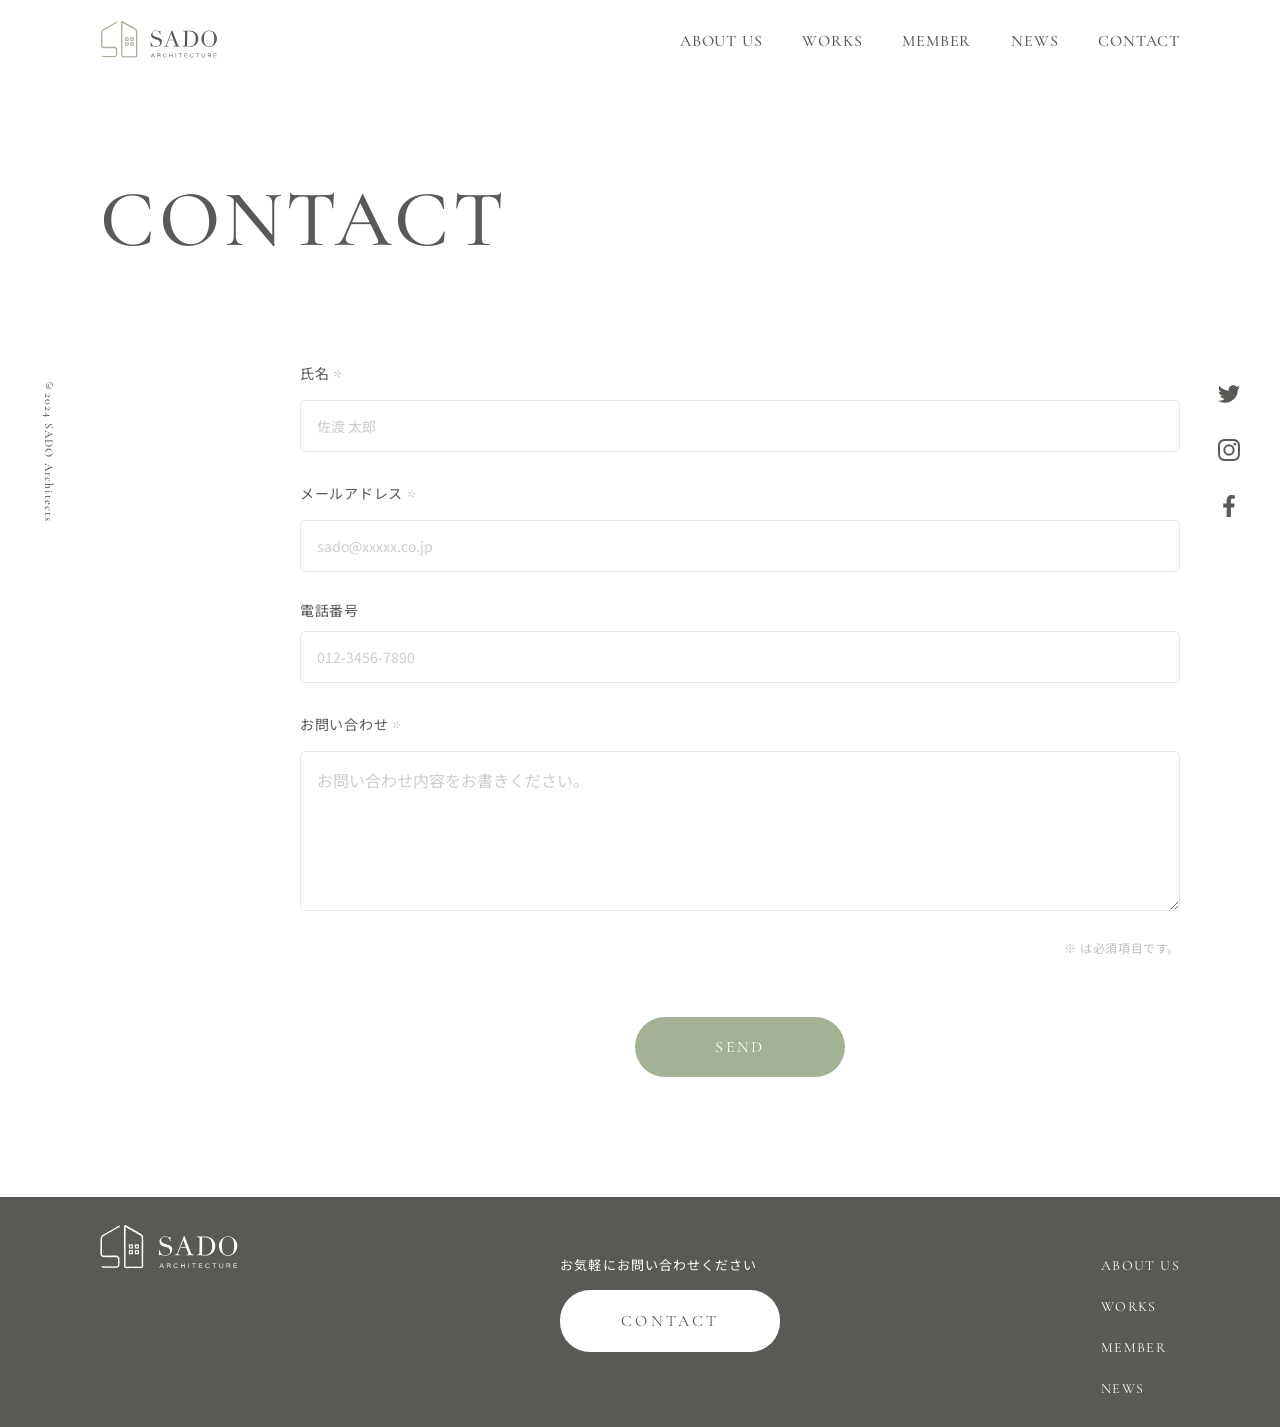
<file: contact.html>
<!doctype html>
<html lang="ja">
  <head>
    <meta charset="UTF-8" />
    <meta name="viewport" content="width=device-width, initial-scale=1.0" />
    <meta name="description" content="" />
    <title>CONTACT | SADO Architects</title>

    <link rel="icon" href="./img/common/favicon.ico" />
    <link rel="apple-touch-icon" href="img/apple-touch-icon.png" />
    <!-- Google Fonts -->
    <link rel="preconnect" href="https://fonts.googleapis.com" />
    <link rel="preconnect" href="https://fonts.gstatic.com" crossorigin />
    <link
      href="https://fonts.googleapis.com/css2?family=Cormorant+Garamond:ital,wght@0,300..700;1,300..700&family=Noto+Sans+JP:wght@100..900&display=swap"
      rel="stylesheet"
    />
    <!-- CSS -->
    <link rel="stylesheet" type="text/css" href="./css/style.css" />
    <!-- JS -->
    <script
      src="https://code.jquery.com/jquery-3.6.4.min.js"
      integrity="sha256-oP6HI9z1XaZNBrJURtCoUT5SUnxFr8s3BzRl+cbzUq8="
      crossorigin="anonymous"
      defer
    ></script>
    <script src="js/main.js" defer></script>
  </head>
  <body>
    <!-- Left side: copyright -->
    <aside class="l-side-left">
      <p class="l-side-left__copyright">©2024 SADO Architects</p>
    </aside>

    <!-- Right side: SNS icons -->
    <aside class="l-side-right">
      <ul class="l-side-right__list">
        <li class="l-side-right__item">
          <a
            href="#"
            class="l-side-right__link"
            target="_blank"
            rel="noopener noreferrer"
            aria-label="Twitter"
          >
            <img
              src="./img/common/Icon_twitter.svg"
              alt="Twitter"
              width="16"
              height="16"
            />
          </a>
        </li>
        <li class="l-side-right__item">
          <a
            href="#"
            class="l-side-right__link"
            target="_blank"
            rel="noopener noreferrer"
            aria-label="Instagram"
          >
            <img
              src="./img/common/Icon_instagram.svg"
              alt="Instagram"
              width="16"
              height="16"
            />
          </a>
        </li>
        <li class="l-side-right__item">
          <a
            href="#"
            class="l-side-right__link"
            target="_blank"
            rel="noopener noreferrer"
            aria-label="Facebook"
          >
            <img
              src="./img/common/Icon_facebook.svg"
              alt="Facebook"
              width="16"
              height="16"
            />
          </a>
        </li>
      </ul>
    </aside>

    <header class="l-header">
      <div class="l-header__inner">
        <div class="l-header__title">
          <a href="/">
            <img
              src="./img/common/logo_b_pc.svg"
              alt="SADO Architects"
              width="120"
              height="38"
              loading="lazy"
            />
          </a>
        </div>
        <nav class="l-header__nav js-nav" aria-label="グローバルナビゲーション">
          <ul class="l-header__nav__list">
            <li class="l-header__nav__item">
              <a href="about.html" class="l-header__nav__link js-nav-link"
                >ABOUT US</a
              >
            </li>
            <li class="l-header__nav__item">
              <a href="works.html" class="l-header__nav__link js-nav-link"
                >WORKS</a
              >
            </li>
            <li class="l-header__nav__item">
              <a href="member.html" class="l-header__nav__link js-nav-link"
                >MEMBER</a
              >
            </li>
            <li class="l-header__nav__item">
              <a href="news.html" class="l-header__nav__link js-nav-link"
                >NEWS</a
              >
            </li>
            <li class="l-header__nav__item">
              <a href="contact.html" class="l-header__nav__link js-nav-link"
                >CONTACT</a
              >
            </li>
          </ul>
          <div class="l-header__nav__footer">
            <ul class="l-header__nav__sns">
              <li class="l-header__nav__sns-item">
                <a
                  href="#"
                  class="l-header__nav__sns-link"
                  target="_blank"
                  rel="noopener noreferrer"
                  aria-label="Twitter"
                >
                  <img
                    src="./img/common/Icon_twitter.svg"
                    alt="Twitter"
                    width="28"
                    height="28"
                  />
                </a>
              </li>
              <li class="l-header__nav__sns-item">
                <a
                  href="#"
                  class="l-header__nav__sns-link"
                  target="_blank"
                  rel="noopener noreferrer"
                  aria-label="Instagram"
                >
                  <img
                    src="./img/common/Icon_instagram.svg"
                    alt="Instagram"
                    width="28"
                    height="28"
                  />
                </a>
              </li>
              <li class="l-header__nav__sns-item">
                <a
                  href="#"
                  class="l-header__nav__sns-link"
                  target="_blank"
                  rel="noopener noreferrer"
                  aria-label="Facebook"
                >
                  <img
                    src="./img/common/Icon_facebook.svg"
                    alt="Facebook"
                    width="28"
                    height="28"
                  />
                </a>
              </li>
            </ul>
            <p class="l-header__nav__copyright">©2024 SADO Architects</p>
          </div>
        </nav>
        <button
          class="l-header__hamburger js-hamburger"
          aria-label="メニューを開く"
          aria-expanded="false"
          aria-controls="global-nav"
        >
          <span></span>
          <span></span>
          <span></span>
        </button>
      </div>
    </header>

    <main class="l-main">
      <section class="p-contact-page">
        <div class="p-contact-page__inner l-container">
          <h1 class="p-contact-page__heading">CONTACT</h1>

          <form class="p-contact-page__form" action="#" method="post" novalidate>

            <div class="p-contact-page__field">
              <label class="p-contact-page__label" for="name">
                氏名<span class="p-contact-page__required" aria-hidden="true">*</span>
              </label>
              <input
                class="p-contact-page__input"
                type="text"
                id="name"
                name="name"
                placeholder="佐渡 太郎"
                required
              />
            </div>

            <div class="p-contact-page__field">
              <label class="p-contact-page__label" for="email">
                メールアドレス<span class="p-contact-page__required" aria-hidden="true">*</span>
              </label>
              <input
                class="p-contact-page__input"
                type="email"
                id="email"
                name="email"
                placeholder="sado@xxxxx.co.jp"
                required
              />
            </div>

            <div class="p-contact-page__field">
              <label class="p-contact-page__label" for="tel">電話番号</label>
              <input
                class="p-contact-page__input"
                type="tel"
                id="tel"
                name="tel"
                placeholder="012-3456-7890"
              />
            </div>

            <div class="p-contact-page__field">
              <label class="p-contact-page__label" for="message">
                お問い合わせ<span class="p-contact-page__required" aria-hidden="true">*</span>
              </label>
              <textarea
                class="p-contact-page__textarea"
                id="message"
                name="message"
                placeholder="お問い合わせ内容をお書きください。"
                required
              ></textarea>
            </div>

            <p class="p-contact-page__note">※ は必須項目です。</p>

            <div class="p-contact-page__submit">
              <button type="submit" class="p-contact-page__btn">SEND</button>
            </div>

          </form>
        </div>
      </section>
    </main>

    <!-- Page top button -->
    <button
      class="c-page-top js-page-top"
      aria-label="ページの先頭へ戻る"
    ></button>

    <!-- Footer -->
    <footer class="l-footer">
      <div class="l-footer__inner">
        <!-- Left: ロゴ -->
        <a href="/" class="l-footer__logo">
          <img
            src="./img/common/logo_w.svg"
            alt="SADO ARCHITECTURE"
            width="140"
            height="50"
            loading="lazy"
          />
        </a>

        <!-- Center: キャッチ + CONTACTボタン -->
        <div class="l-footer__contact">
          <p class="l-footer__catch">お気軽にお問い合わせください</p>
          <a href="contact.html" class="c-btn c-btn--white">CONTACT</a>
        </div>

        <!-- Right: ナビ -->
        <nav class="l-footer__nav" aria-label="フッターナビゲーション">
          <ul class="l-footer__nav-list">
            <li class="l-footer__nav-item">
              <a href="about.html" class="l-footer__nav-link">ABOUT US</a>
            </li>
            <li class="l-footer__nav-item">
              <a href="works.html" class="l-footer__nav-link">WORKS</a>
            </li>
            <li class="l-footer__nav-item">
              <a href="member.html" class="l-footer__nav-link">MEMBER</a>
            </li>
            <li class="l-footer__nav-item">
              <a href="news.html" class="l-footer__nav-link">NEWS</a>
            </li>
          </ul>
        </nav>
      </div>
    </footer>
  </body>
</html>
</file>
<file: css/style.css>
@charset "UTF-8";
/* --- style.scss --- */
/* --- foundation/_index.scss --- */
/* 使用例
  font-size: rem(14); // 14px 相当
*/
/* Box sizing rules */
*,
*::before,
*::after {
  box-sizing: border-box;
}

/* Remove default padding */
ul,
ol {
  padding: 0;
}

/* Remove default margin */
body,
h1,
h2,
h3,
h4,
p,
ul,
ol,
figure,
blockquote,
dl,
dd {
  margin: 0;
}

/* Reset heading styles */
h1,
h2,
h3,
h4,
h5,
h6 {
  font-size: inherit;
  font-weight: inherit;
}

/* Set core body defaults */
body {
  line-height: 1.5;
  min-height: 100vh;
  scroll-behavior: smooth;
  text-rendering: optimizeSpeed;
}

/* Remove list styles on ul, ol elements with a class attribute */
ul,
ol {
  list-style: none;
  list-style-type: none;
}

/* A elements that don't have a class get default styles */
a {
  text-decoration: none;
}

a:not([class]) {
  text-decoration-skip-ink: auto;
}

/* Make images easier to work with */
img {
  max-width: 100%;
}

/* Natural flow and rhythm in articles by default */
article > * + * {
  margin-top: 1em;
}

/* Inherit fonts for inputs and buttons */
input,
button,
textarea,
select {
  font: inherit;
}

button {
  border: none;
  background-color: transparent;
  outline: none;
  cursor: pointer;
  padding: 0;
  appearance: none;
}

table {
  border-collapse: collapse;
  border-spacing: 0;
}

html {
  font-size: 100%;
}

body {
  font-family: "Noto Sans JP", sans-serif;
  color: #585A55;
  background-color: #ffffff;
  font-weight: 400;
}

img {
  max-width: 100%;
  vertical-align: bottom;
}

a {
  text-decoration: none;
}

iframe {
  vertical-align: bottom;
}

/* --- style.scss --- */
.l-header {
  width: 100%;
  height: 5rem;
  background-color: #ffffff;
  position: fixed;
  top: 0;
  left: 0;
  z-index: 100;
}

.l-header__inner {
  width: 100%;
  height: inherit;
  display: flex;
  justify-content: space-between;
  align-items: center;
  padding-left: 6.25rem;
  padding-right: 6.25rem;
}
@media screen and (max-width: 767px) {
  .l-header__inner {
    padding-left: 1.25rem;
    padding-right: 1.25rem;
  }
}

.l-header__title {
  width: 100%;
  max-width: 7.5rem;
  height: auto;
}
.l-header__title a {
  display: block;
  width: 100%;
  height: 100%;
}

@media screen and (max-width: 767px) {
  .l-header__nav {
    position: fixed;
    top: 0;
    right: 0;
    width: 100%;
    height: 100dvh;
    background-color: #ffffff;
    display: flex;
    flex-direction: column;
    align-items: center;
    justify-content: center;
    z-index: 99;
    transform: translateX(100%);
    transition: transform 0.5s cubic-bezier(0.76, 0, 0.24, 1);
  }
  .l-header__nav.is-open {
    transform: translateX(0);
  }
}

.l-header__nav__list {
  display: flex;
  align-items: center;
}
@media screen and (max-width: 767px) {
  .l-header__nav__list {
    flex-direction: column;
    gap: 3rem;
  }
}

.l-header__nav__item {
  margin-left: 2.5rem;
}
.l-header__nav__item:first-child {
  margin-left: 0;
}
@media screen and (max-width: 767px) {
  .l-header__nav__item {
    margin-left: 0;
    text-align: center;
  }
}

.l-header__nav__link {
  font-size: 1rem;
  font-weight: 500;
  font-family: "Cormorant Garamond", serif;
  letter-spacing: 0.05em;
  white-space: nowrap;
  color: #585A55;
  position: relative;
}
.l-header__nav__link::after {
  content: "";
  position: absolute;
  bottom: -0.25rem;
  left: 50%;
  transform: translateX(-50%);
  width: 0;
  height: 1px;
  background-color: #585A55;
  transition: width 0.6s ease;
}
@media (hover: hover) and (pointer: fine) {
  .l-header__nav__link:hover::after {
    width: 100%;
  }
}
@media screen and (max-width: 767px) {
  .l-header__nav__link {
    font-size: 1.25rem;
    letter-spacing: 0.12em;
  }
}

.l-header__nav__footer {
  display: none;
}
@media screen and (max-width: 767px) {
  .l-header__nav__footer {
    display: block;
    position: absolute;
    bottom: 2.5rem;
    left: 50%;
    transform: translateX(-50%);
    text-align: center;
  }
}

.l-header__nav__sns {
  display: flex;
  align-items: center;
  justify-content: center;
  gap: 2rem;
  margin-bottom: 1rem;
}

.l-header__nav__sns-link {
  display: flex;
  align-items: center;
  justify-content: center;
  width: 1.75rem;
  height: 1.75rem;
  transition: opacity 0.3s ease;
}
.l-header__nav__sns-link img {
  width: 100%;
  height: 100%;
  object-fit: contain;
}
@media (hover: hover) and (pointer: fine) {
  .l-header__nav__sns-link:hover {
    opacity: 0.5;
  }
}

.l-header__nav__copyright {
  font-family: "Cormorant Garamond", serif;
  font-size: 0.6875rem;
  font-weight: 400;
  letter-spacing: 0.08em;
  color: #585A55;
}

.l-header__hamburger {
  display: none;
}
@media screen and (max-width: 767px) {
  .l-header__hamburger {
    display: flex;
    flex-direction: column;
    justify-content: space-between;
    width: 1.75rem;
    height: 1.125rem;
    position: relative;
    z-index: 200;
  }
  .l-header__hamburger span {
    display: block;
    width: 100%;
    height: 1px;
    background-color: #585A55;
    transition: transform 0.4s ease, opacity 0.4s ease;
    transform-origin: center;
  }
  .l-header__hamburger.is-open span:nth-child(1) {
    transform: translateY(0.53125rem) rotate(45deg);
  }
  .l-header__hamburger.is-open span:nth-child(2) {
    opacity: 0;
    transform: scaleX(0);
  }
  .l-header__hamburger.is-open span:nth-child(3) {
    transform: translateY(-0.53125rem) rotate(-45deg);
  }
}

/* --- style.scss --- */
.l-footer {
  background-color: #585A55;
  padding: 1.75rem 0;
}
@media screen and (max-width: 767px) {
  .l-footer {
    padding: 2.5rem 0;
  }
}

.l-footer__inner {
  display: flex;
  align-items: baseline;
  justify-content: space-between;
  padding-left: 6.25rem;
  padding-right: 6.25rem;
}
@media screen and (max-width: 767px) {
  .l-footer__inner {
    flex-wrap: wrap;
    align-items: flex-start;
    padding-left: 1.25rem;
    padding-right: 1.25rem;
    gap: 1.5rem;
  }
}

.l-footer__logo {
  display: block;
  flex-shrink: 0;
  width: 8.75rem;
}
.l-footer__logo img {
  width: 100%;
  height: auto;
  display: block;
}
@media screen and (max-width: 767px) {
  .l-footer__logo {
    width: 100%;
    max-width: 11.25rem;
  }
}

.l-footer__contact {
  display: flex;
  flex-direction: column;
  align-items: flex-start;
  gap: 0.875rem;
  padding-left: 3.75rem;
  padding-right: 3.75rem;
}
@media screen and (max-width: 767px) {
  .l-footer__contact {
    flex: none;
    padding: 0;
    gap: 0.875rem;
    align-items: flex-start;
  }
}

.l-footer__catch {
  font-family: "Noto Sans JP", sans-serif;
  font-size: 0.8125rem;
  font-weight: 400;
  color: #ffffff;
  letter-spacing: 0.08em;
  line-height: 1.6;
  white-space: nowrap;
}
@media screen and (max-width: 767px) {
  .l-footer__catch {
    display: none;
  }
}

.l-footer__nav {
  flex-shrink: 0;
}

.l-footer__nav-list {
  display: flex;
  flex-direction: column;
  gap: 1rem;
}
@media screen and (max-width: 767px) {
  .l-footer__nav-list {
    gap: 1.375rem;
  }
}

.l-footer__nav-link {
  font-family: "Cormorant Garamond", serif;
  font-size: 0.875rem;
  font-weight: 400;
  color: #ffffff;
  letter-spacing: 0.1em;
  transition: opacity 0.3s ease;
}
@media (hover: hover) and (pointer: fine) {
  .l-footer__nav-link:hover {
    opacity: 0.6;
  }
}
@media screen and (max-width: 767px) {
  .l-footer__nav-link {
    font-size: 1rem;
  }
}

/* --- style.scss --- */
/* --- style.scss --- */
.l-section-inner {
  padding-left: 6.25rem;
  padding-right: 6.25rem;
}
@media screen and (max-width: 767px) {
  .l-section-inner {
    padding-left: 2.1875rem;
    padding-right: 2.1875rem;
  }
}

.l-container {
  max-width: 87.5rem;
  margin-left: auto;
  margin-right: auto;
  padding-left: 6.25rem;
  padding-right: 6.25rem;
}
@media screen and (max-width: 767px) {
  .l-container {
    padding-left: 2.1875rem;
    padding-right: 2.1875rem;
  }
}

/* --- style.scss --- */
.l-side-left {
  position: fixed;
  left: 2.5rem;
  top: 50%;
  transform: translateY(-50%);
  z-index: 10;
  transition: opacity 0.35s ease, visibility 0.35s ease;
}
.l-side-left.is-hidden-at-bottom {
  opacity: 0;
  visibility: hidden;
  pointer-events: none;
}
@media screen and (max-width: 767px) {
  .l-side-left {
    left: 0.5rem;
  }
}

.l-side-left__copyright {
  font-family: "Cormorant Garamond", serif;
  font-size: 0.75rem;
  font-weight: 500;
  letter-spacing: 0.1em;
  color: #585A55;
  writing-mode: vertical-rl;
}

.l-side-right {
  position: fixed;
  right: 2.5rem;
  top: 50%;
  transform: translateY(-50%);
  z-index: 10;
  transition: opacity 0.35s ease, visibility 0.35s ease;
}
.l-side-right.is-hidden-at-bottom {
  opacity: 0;
  visibility: hidden;
  pointer-events: none;
}
@media screen and (max-width: 767px) {
  .l-side-right {
    right: 0.5rem;
  }
}

.l-side-right__list {
  display: flex;
  flex-direction: column;
  align-items: center;
  gap: 2.125rem;
}

.l-side-right__link {
  display: flex;
  align-items: center;
  justify-content: center;
  width: 1.375rem;
  height: 1.375rem;
  transition: opacity 0.3s ease;
}
.l-side-right__link img {
  width: 100%;
  height: 100%;
  object-fit: contain;
}
@media (hover: hover) and (pointer: fine) {
  .l-side-right__link:hover {
    opacity: 0.5;
  }
}

/* --- style.scss --- */
.c-btn {
  display: inline-flex;
  align-items: center;
  justify-content: center;
  min-width: 13.75rem;
  padding: 1.4375rem 1.75rem;
  background-color: #A3B195;
  color: #ffffff;
  font-family: "Cormorant Garamond", serif;
  font-size: 1rem;
  font-weight: 400;
  line-height: 1;
  letter-spacing: 0.2em;
  border-radius: 1.875rem;
  transition: background-color 0.6s ease;
}
@media (hover: hover) and (pointer: fine) {
  .c-btn:hover {
    background-color: #585A55;
  }
}
@media screen and (max-width: 767px) {
  .c-btn {
    min-width: 11.25rem;
    font-size: 0.8125rem;
    padding: 1.25rem 1.25rem;
  }
}

.c-btn--outline {
  background-color: transparent;
  color: #ffffff;
  box-shadow: inset 0 0 0 1px #ffffff;
}
@media (hover: hover) and (pointer: fine) {
  .c-btn--outline:hover {
    background-color: rgba(255, 255, 255, 0.12);
  }
}

.c-btn--white {
  background-color: #ffffff;
  color: #585A55;
}
@media (hover: hover) and (pointer: fine) {
  .c-btn--white:hover {
    background-color: rgba(255, 255, 255, 0.85);
  }
}

/* --- style.scss --- */
.c-section-title {
  font-family: "Cormorant Garamond", serif;
  font-size: 3.125rem;
  font-weight: 500;
  color: #585A55;
  letter-spacing: 0.05em;
}
@media screen and (max-width: 767px) {
  .c-section-title {
    font-size: 1.875rem;
  }
}

/* --- style.scss --- */
.c-page-top {
  position: fixed;
  right: 2.5rem;
  bottom: 2.5rem;
  width: 3.25rem;
  height: 3.25rem;
  border-radius: 50%;
  background-color: #A3B195;
  display: flex;
  align-items: center;
  justify-content: center;
  z-index: 50;
  opacity: 0;
  visibility: hidden;
  transition: opacity 0.4s ease, visibility 0.4s ease, background-color 0.3s ease;
}
.c-page-top::after {
  content: "";
  display: block;
  width: 1rem;
  height: 1rem;
  border-top: 2px solid #fff;
  border-right: 2px solid #fff;
  transform: rotate(-45deg) translate(-0.0625rem, 0.0625rem);
}
.c-page-top.is-visible {
  opacity: 1;
  visibility: visible;
}
@media (hover: hover) and (pointer: fine) {
  .c-page-top:hover {
    background-color: #A3B195;
  }
}
@media screen and (max-width: 767px) {
  .c-page-top {
    right: 1rem;
    bottom: 1.5rem;
    width: 2.5rem;
    height: 2.5rem;
  }
}

/* --- style.scss --- */
.c-pager {
  margin-top: 5rem;
  display: grid;
  grid-template-columns: 1fr auto 1fr;
  align-items: center;
}
@media screen and (max-width: 767px) {
  .c-pager {
    margin-top: 3.125rem;
    grid-template-columns: 1fr;
    gap: 0.75rem;
  }
}

.c-pager__link {
  font-family: "Cormorant Garamond", serif;
  font-size: 1rem;
  font-weight: 400;
  letter-spacing: 0.1em;
  color: rgba(88, 90, 85, 0.5);
  transition: color 0.3s ease;
}
@media (hover: hover) and (pointer: fine) {
  .c-pager__link:hover {
    color: #585A55;
  }
}
@media screen and (max-width: 767px) {
  .c-pager__link {
    font-size: 0.875rem;
  }
}

.c-pager__link--prev {
  justify-self: start;
}
@media screen and (max-width: 767px) {
  .c-pager__link--prev {
    justify-self: center;
  }
}

.c-pager__link--all {
  min-width: 12.5rem;
  min-height: 3.25rem;
  display: inline-flex;
  justify-content: center;
  align-items: center;
  border-radius: 62.4375rem;
  background-color: #A3B195;
  color: #ffffff;
  font-size: 1rem;
  letter-spacing: 0.15em;
  line-height: 1;
  transition: background-color 0.3s ease, color 0.3s ease;
}
@media (hover: hover) and (pointer: fine) {
  .c-pager__link--all:hover {
    background-color: rgba(163, 177, 149, 0.85);
    color: #ffffff;
  }
}
@media screen and (max-width: 767px) {
  .c-pager__link--all {
    justify-self: center;
    width: 100%;
    max-width: 16.25rem;
    min-height: 3rem;
    font-size: 0.875rem;
  }
}

.c-pager__link--next {
  justify-self: end;
}
@media screen and (max-width: 767px) {
  .c-pager__link--next {
    justify-self: center;
  }
}

.c-pager__arrow {
  display: inline-block;
}

/* --- style.scss --- */
/* --- style.scss --- */
.p-kv {
  padding-top: 5rem;
}

.p-kv__head {
  display: flex;
  justify-content: space-between;
  align-items: flex-end;
  padding: 2.5rem 6.25rem 2rem 6.25rem;
}
@media screen and (max-width: 767px) {
  .p-kv__head {
    display: block;
    position: relative;
    padding: 1.25rem 1.25rem 2rem 1.25rem;
  }
}

.p-kv__text {
  flex: 1;
}

.p-kv__subtitle {
  display: block;
  font-family: "Noto Sans JP", sans-serif;
  font-size: 1.875rem;
  font-weight: 400;
  color: #585A55;
  letter-spacing: 0.08em;
  margin-bottom: 0.375rem;
}
@media screen and (max-width: 767px) {
  .p-kv__subtitle {
    font-size: 0.75rem;
    margin-bottom: 0.25rem;
  }
}

.p-kv__title {
  display: flex;
  flex-direction: column;
  font-family: "Cormorant Garamond", serif;
  font-size: 6.25rem;
  font-weight: 500;
  color: #585A55;
  letter-spacing: 0.02em;
  line-height: 1.15;
}
@media screen and (max-width: 767px) {
  .p-kv__title {
    font-size: 2.375rem;
  }
}

.p-kv__illust {
  flex-shrink: 0;
  width: 15rem;
  margin-left: 1.25rem;
}
.p-kv__illust img {
  width: 100%;
  height: auto;
  display: block;
}
@media screen and (max-width: 767px) {
  .p-kv__illust {
    position: absolute;
    bottom: 0;
    right: 1rem;
    transform: translateY(50%);
    width: 8.75rem;
    margin-left: 0;
    z-index: 1;
  }
}

.p-kv__image {
  position: relative;
  z-index: 0;
  padding-left: 6.25rem;
  padding-right: 6.25rem;
}
.p-kv__image img {
  width: 100%;
  height: auto;
  display: block;
  aspect-ratio: 1400/620;
  object-fit: cover;
}
@media screen and (max-width: 767px) {
  .p-kv__image {
    padding-left: 0;
    padding-right: 0;
  }
  .p-kv__image img {
    aspect-ratio: 4/3;
  }
}

/* --- style.scss --- */
.p-about {
  padding: 6.25rem 0 0;
  overflow: hidden;
}
@media screen and (max-width: 767px) {
  .p-about {
    padding: 3.75rem 0 0;
  }
}

.p-about__inner {
  display: grid;
  grid-template-columns: 42% 1fr;
  align-items: start;
}
@media screen and (max-width: 767px) {
  .p-about__inner {
    display: block;
  }
}

.p-about__content {
  grid-column: 1;
  grid-row: 1;
  padding-left: 8.125rem;
  padding-right: 5rem;
  padding-top: 0rem;
}
@media screen and (max-width: 767px) {
  .p-about__content {
    padding-left: 2.1875rem;
    padding-right: 2.1875rem;
    margin-bottom: 2rem;
  }
}

.p-about__title {
  margin-bottom: 2.5rem;
}
@media screen and (max-width: 767px) {
  .p-about__title {
    margin-bottom: 1.25rem;
  }
}

.p-about__text {
  font-family: "Noto Sans JP", sans-serif;
  font-size: 0.875rem;
  font-weight: 400;
  color: #585A55;
  line-height: 2;
  letter-spacing: 0.05em;
  margin-bottom: 3.125rem;
}
@media screen and (max-width: 767px) {
  .p-about__text {
    font-size: 0.8125rem;
    margin-bottom: 0;
  }
}

.p-about__more {
  grid-column: 1;
  grid-row: 2;
  padding-left: 8.125rem;
  padding-right: 5rem;
  padding-bottom: 3.75rem;
}
@media screen and (max-width: 767px) {
  .p-about__more {
    padding: 0 1.25rem 3.75rem;
    text-align: center;
    margin-top: 2rem;
  }
}

.p-about__image {
  grid-column: 2;
  grid-row: 1/3;
  min-width: 0;
}
.p-about__image img {
  width: 100%;
  height: 100%;
  min-height: 18.75rem;
  object-fit: cover;
  display: block;
}
@media screen and (max-width: 767px) {
  .p-about__image {
    grid-row: auto;
    grid-column: auto;
    margin-left: 2.1875rem;
    margin-right: 2.1875rem;
    margin-bottom: 2rem;
  }
  .p-about__image img {
    min-height: 15rem;
    aspect-ratio: 4/3;
    height: auto;
  }
}

/* --- style.scss --- */
.p-about-page {
  padding-top: 10rem;
  padding-bottom: 6.25rem;
}
@media screen and (max-width: 767px) {
  .p-about-page {
    padding-top: 6.25rem;
    padding-bottom: 3.75rem;
  }
}

.p-about-page__inner {
  display: grid;
  grid-template-columns: 1fr 21.875rem;
  grid-template-rows: auto auto;
  column-gap: 6.25rem;
  row-gap: 5rem;
  align-items: start;
}
@media screen and (max-width: 767px) {
  .p-about-page__inner {
    display: flex;
    flex-direction: column;
    gap: 2.5rem;
  }
}

.p-about-page__content {
  grid-column: 1;
  grid-row: 1;
  min-width: 0;
}

.p-about-page__bottom {
  grid-column: 1;
  grid-row: 2;
}

.p-about-page__title {
  font-size: 5rem;
  margin-bottom: 3.125rem;
}
@media screen and (max-width: 767px) {
  .p-about-page__title {
    font-size: 2.5rem;
    margin-bottom: 1.5rem;
  }
}

.p-about-page__text {
  font-family: "Noto Sans JP", sans-serif;
  font-size: 1rem;
  font-weight: 400;
  color: #585A55;
  line-height: 2.875;
  letter-spacing: 0.05em;
}
@media screen and (max-width: 767px) {
  .p-about-page__text {
    font-size: 0.8125rem;
  }
}

.p-about-page__image {
  grid-column: 2;
  grid-row: 1/3;
  width: 100%;
}
.p-about-page__image img {
  width: 100%;
  height: auto;
  display: block;
}

.p-company {
  margin-bottom: 4rem;
}
@media screen and (max-width: 767px) {
  .p-company {
    margin-bottom: 3rem;
  }
}

.p-company__title {
  font-family: "Noto Sans JP", sans-serif;
  font-size: 1.875rem;
  font-weight: 400;
  color: #585A55;
  letter-spacing: 0.08em;
  margin-bottom: 1.875rem;
}

.p-company__item {
  display: flex;
  align-items: baseline;
  gap: 1.5rem;
  padding: 1.25rem 0;
  border-bottom: 1px solid rgba(88, 90, 85, 0.2);
  font-family: "Noto Sans JP", sans-serif;
  font-size: 0.875rem;
  font-weight: 400;
  line-height: 1.7;
  letter-spacing: 0.05em;
  color: #585A55;
}
.p-company__item:first-child {
  border-top: 1px solid rgba(88, 90, 85, 0.2);
}
@media screen and (max-width: 767px) {
  .p-company__item {
    flex-direction: column;
    gap: 0.5rem;
    padding: 1rem 0;
  }
}

.p-company__term {
  flex-shrink: 0;
  width: 6.25rem;
}
@media screen and (max-width: 767px) {
  .p-company__term {
    width: auto;
  }
}

.p-company__desc p + p {
  margin-top: 0.25rem;
}

.p-access__title {
  font-family: "Noto Sans JP", sans-serif;
  font-size: 1.875rem;
  font-weight: 400;
  color: #585A55;
  letter-spacing: 0.08em;
  margin-bottom: 1.25rem;
}

.p-access__map {
  width: 100%;
  aspect-ratio: 4/3;
}
.p-access__map iframe {
  display: block;
  width: 100%;
  height: 100%;
}
@media screen and (max-width: 767px) {
  .p-access__map {
    aspect-ratio: 3/2;
  }
}

/* --- style.scss --- */
.p-works {
  padding: 7.5rem 0 6.25rem;
}
@media screen and (max-width: 767px) {
  .p-works {
    padding: 3.75rem 0 3.75rem;
  }
}

.p-works__title {
  margin-bottom: 2.5rem;
}
@media screen and (max-width: 767px) {
  .p-works__title {
    margin-bottom: 1.75rem;
  }
}

.p-works__list {
  display: flex;
  gap: 3.75rem;
  margin-bottom: 2.5rem;
}
@media screen and (max-width: 767px) {
  .p-works__list {
    flex-direction: column;
    gap: 3rem;
    margin-bottom: 2.25rem;
  }
}

.p-works__item {
  flex: 1;
  min-width: 0;
}

.p-works__link {
  display: block;
  color: inherit;
}
@media (hover: hover) and (pointer: fine) {
  .p-works__link:hover .p-works__image img {
    transform: scale(1.04);
  }
}

.p-works__image {
  overflow: hidden;
  margin-bottom: 1rem;
}
.p-works__image img {
  width: 100%;
  aspect-ratio: 57/38;
  height: auto;
  object-fit: cover;
  display: block;
  transition: transform 0.5s ease;
}

.p-works__body {
  padding-top: 0.25rem;
}

.p-works__category {
  font-family: "Noto Sans JP", sans-serif;
  font-size: 0.75rem;
  font-weight: 400;
  color: #A3B195;
  letter-spacing: 0.08em;
  margin-bottom: 0.625rem;
}

.p-works__text {
  font-family: "Noto Sans JP", sans-serif;
  font-size: 0.875rem;
  font-weight: 400;
  color: #585A55;
  line-height: 1.8;
  letter-spacing: 0.05em;
  margin-bottom: 0.75rem;
}
@media screen and (max-width: 767px) {
  .p-works__text {
    font-size: 0.8125rem;
  }
}

.p-works__date {
  display: block;
  font-family: "Cormorant Garamond", serif;
  font-size: 0.75rem;
  font-weight: 400;
  color: #A3B195;
  letter-spacing: 0.08em;
}

.p-works__more {
  display: flex;
  justify-content: flex-end;
}
@media screen and (max-width: 767px) {
  .p-works__more {
    justify-content: center;
  }
}

/* --- style.scss --- */
.p-member {
  padding: 0 0 6.25rem;
}

.p-member__title {
  margin-bottom: 2.5rem;
}
@media screen and (max-width: 767px) {
  .p-member__title {
    margin-bottom: 1.75rem;
  }
}

.p-member__slider {
  position: relative;
  padding-left: 6.25rem;
}
@media screen and (max-width: 767px) {
  .p-member__slider {
    padding-left: 2.1875rem;
  }
}

.p-member__track {
  overflow: hidden;
}

.p-member__list {
  display: flex;
  gap: 1.5rem;
  transition: transform 0.5s cubic-bezier(0.76, 0, 0.24, 1);
}

.p-member__item {
  flex: 0 0 calc(22% - 1.125rem);
}
@media screen and (max-width: 767px) {
  .p-member__item {
    flex: 0 0 100%;
  }
}

.p-member__image {
  margin-bottom: 1rem;
}
.p-member__image img {
  width: 100%;
  height: auto;
  display: block;
}
@media screen and (max-width: 767px) {
  .p-member__image {
    max-width: 13.75rem;
  }
}

.p-member__role {
  font-family: "Noto Sans JP", sans-serif;
  font-size: 0.75rem;
  font-weight: 400;
  color: #A3B195;
  letter-spacing: 0.06em;
  margin-bottom: 0.25rem;
}

.p-member__name {
  font-family: "Cormorant Garamond", serif;
  font-size: 1rem;
  font-weight: 400;
  color: #585A55;
  letter-spacing: 0.06em;
}

.p-member__btn {
  position: absolute;
  right: 7.5rem;
  top: 40%;
  transform: translateY(-50%);
  width: 2.875rem;
  height: 2.875rem;
  border-radius: 50%;
  background-color: #585A55;
  display: flex;
  align-items: center;
  justify-content: center;
  z-index: 1;
  transition: background-color 0.3s ease;
}
.p-member__btn::after {
  content: "";
  display: block;
  width: 0.875rem;
  height: 0.875rem;
  border-top: 2px solid #fff;
  border-right: 2px solid #fff;
  transform: rotate(45deg) translate(-0.125rem, 0.125rem);
}
@media (hover: hover) and (pointer: fine) {
  .p-member__btn:hover {
    background-color: #A3B195;
  }
}
@media screen and (max-width: 767px) {
  .p-member__btn {
    right: 1.25rem;
    width: 2.5rem;
    height: 2.5rem;
  }
}

.p-member__more {
  display: flex;
  justify-content: flex-end;
  margin-top: 3rem;
}
@media screen and (max-width: 767px) {
  .p-member__more {
    justify-content: center;
    margin-top: 2.25rem;
  }
}

/* --- style.scss --- */
.p-news-page {
  padding-top: 10rem;
  padding-bottom: 7.5rem;
}
@media screen and (max-width: 767px) {
  .p-news-page {
    padding-top: 6.25rem;
    padding-bottom: 5rem;
  }
}

.p-news-page__title {
  margin-bottom: 5rem;
}
@media screen and (max-width: 767px) {
  .p-news-page__title {
    margin-bottom: 2.5rem;
  }
}

.p-news-page__list {
  max-width: 56.25rem;
  margin-left: auto;
}

.p-news-page__item {
  display: flex;
  align-items: flex-start;
  gap: 3.75rem;
  padding: 1.5rem 0;
  border-bottom: 1px solid rgba(88, 90, 85, 0.2);
}
.p-news-page__item:first-child {
  border-top: 1px solid rgba(88, 90, 85, 0.2);
}
@media screen and (max-width: 767px) {
  .p-news-page__item {
    flex-direction: column;
    gap: 0.5rem;
    padding: 1rem 0;
  }
}

.p-news-page__date {
  flex-shrink: 0;
  width: 7.5rem;
  font-family: "Cormorant Garamond", serif;
  font-size: 0.8125rem;
  font-weight: 400;
  color: rgba(88, 90, 85, 0.6);
  letter-spacing: 0.05em;
  line-height: 1.8;
  padding-top: 0.125rem;
}
@media screen and (max-width: 767px) {
  .p-news-page__date {
    width: auto;
    font-size: 0.75rem;
  }
}

.p-news-page__text {
  line-height: 1.9;
  letter-spacing: 0.05em;
}
@media screen and (max-width: 767px) {
  .p-news-page__text {
    font-size: 0.8125rem;
  }
}

.p-news-page__pagination {
  margin-top: 3.75rem;
  display: flex;
  justify-content: center;
}
@media screen and (max-width: 767px) {
  .p-news-page__pagination {
    margin-top: 2.5rem;
  }
}

.p-news-page__pagination-list {
  display: flex;
  align-items: center;
  gap: 0.5rem;
  list-style: none;
}

.p-news-page__pagination-item.is-active .p-news-page__pagination-link {
  background-color: #A3B195;
  color: #ffffff;
  border-color: #A3B195;
}

.p-news-page__pagination-link {
  display: flex;
  align-items: center;
  justify-content: center;
  width: 2.25rem;
  height: 2.25rem;
  border-radius: 50%;
  border: 1px solid rgba(88, 90, 85, 0.3);
  font-size: 1rem;
  font-weight: 400;
  letter-spacing: 0.05em;
  transition: background-color 0.3s ease, color 0.3s ease, border-color 0.3s ease;
}
@media (hover: hover) and (pointer: fine) {
  .p-news-page__pagination-link:hover {
    background-color: #A3B195;
    color: #ffffff;
    border-color: #A3B195;
  }
}

/* --- style.scss --- */
.p-news-detail {
  padding-top: 10rem;
  padding-bottom: 7.5rem;
}
@media screen and (max-width: 767px) {
  .p-news-detail {
    padding-top: 6.25rem;
    padding-bottom: 5rem;
  }
}

.p-news-detail__title {
  margin-bottom: 5rem;
}
@media screen and (max-width: 767px) {
  .p-news-detail__title {
    margin-bottom: 2.5rem;
  }
}

.p-news-detail__article {
  max-width: 56.25rem;
  margin-left: auto;
}

.p-news-detail__headline {
  font-size: 1.875rem;
  line-height: 1.8;
  letter-spacing: 0.05em;
}
@media screen and (max-width: 767px) {
  .p-news-detail__headline {
    font-size: 1.125rem;
    line-height: 1.7;
  }
}

.p-news-detail__date {
  display: inline-block;
  margin-top: 0.875rem;
  font-family: "Cormorant Garamond", serif;
  font-size: 0.8125rem;
  color: rgba(88, 90, 85, 0.45);
  letter-spacing: 0.05em;
}
@media screen and (max-width: 767px) {
  .p-news-detail__date {
    font-size: 0.75rem;
  }
}

.p-news-detail__content {
  margin-top: 2.5rem;
  font-size: 1rem;
  line-height: 2.2;
  letter-spacing: 0.05em;
}
@media screen and (max-width: 767px) {
  .p-news-detail__content {
    margin-top: 1.75rem;
    font-size: 0.8125rem;
    line-height: 2;
  }
}

.p-news-detail__meta {
  margin-top: 3rem;
}

.p-news-detail__meta-row {
  display: flex;
  gap: 0.25rem;
  line-height: 2;
  letter-spacing: 0.05em;
}
.p-news-detail__meta-row dt {
  flex-shrink: 0;
  min-width: 3rem;
}
@media screen and (max-width: 767px) {
  .p-news-detail__meta-row {
    display: block;
    font-size: 0.8125rem;
    line-height: 1.9;
  }
  .p-news-detail__meta-row dd {
    margin-top: 0.125rem;
  }
}

.p-news-detail__meta-row + .p-news-detail__meta-row {
  margin-top: 0.625rem;
}

.p-news-detail__images {
  margin-top: 3.75rem;
  display: grid;
  grid-template-columns: repeat(2, minmax(0, 1fr));
  gap: 1.25rem;
}
@media screen and (max-width: 767px) {
  .p-news-detail__images {
    margin-top: 2.25rem;
    grid-template-columns: 1fr;
  }
}

.p-news-detail__image {
  overflow: hidden;
}
.p-news-detail__image img {
  width: 100%;
  aspect-ratio: 4/3;
  object-fit: cover;
  display: block;
}

/* --- style.scss --- */
.p-member-page {
  padding-top: 10rem;
  padding-bottom: 7.5rem;
}
@media screen and (max-width: 767px) {
  .p-member-page {
    padding-top: 6.25rem;
    padding-bottom: 5rem;
  }
}

.p-member-page__heading {
  font-family: "Cormorant Garamond", serif;
  font-size: 5rem;
  font-weight: 500;
  color: #585A55;
  letter-spacing: 0.05em;
  margin-bottom: 5rem;
}
@media screen and (max-width: 767px) {
  .p-member-page__heading {
    font-size: 2.5rem;
    margin-bottom: 3rem;
  }
}

.p-member-page__list {
  display: flex;
  flex-direction: column;
  gap: 7.5rem;
}
@media screen and (max-width: 767px) {
  .p-member-page__list {
    gap: 5rem;
  }
}

.p-member-page__item {
  display: grid;
  grid-template-columns: 12.5rem 1fr;
  column-gap: 5rem;
  align-items: start;
}
@media screen and (max-width: 1024px) {
  .p-member-page__item {
    grid-template-columns: 10rem 1fr;
    column-gap: 3rem;
  }
}
@media screen and (max-width: 767px) {
  .p-member-page__item {
    display: flex;
    flex-direction: column;
    gap: 2rem;
  }
}

.p-member-page__illust {
  grid-column: 1;
  grid-row: 1;
}
.p-member-page__illust img {
  width: 100%;
  height: auto;
  display: block;
}
@media screen and (max-width: 767px) {
  .p-member-page__illust {
    width: 10rem;
  }
}

.p-member-page__body {
  grid-column: 2;
  grid-row: 1;
  min-width: 0;
}

.p-member-page__role {
  font-size: 0.75rem;
  font-weight: 400;
  color: #A3B195;
  letter-spacing: 0.1em;
  margin-bottom: 0.5rem;
}
@media screen and (max-width: 767px) {
  .p-member-page__role {
    font-size: 0.6875rem;
  }
}

.p-member-page__name {
  font-family: "Cormorant Garamond", serif;
  font-size: 2.5rem;
  letter-spacing: 0.05em;
  margin-bottom: 1.5rem;
}
@media screen and (max-width: 767px) {
  .p-member-page__name {
    font-size: 1.75rem;
    margin-bottom: 1rem;
  }
}

.p-member-page__text {
  line-height: 2.5;
  letter-spacing: 0.05em;
  margin-bottom: 3rem;
}
@media screen and (max-width: 767px) {
  .p-member-page__text {
    font-size: 0.8125rem;
    line-height: 2.2;
    margin-bottom: 2rem;
  }
}

.p-member-page__images {
  display: grid;
  grid-template-columns: 1fr 1fr;
  gap: 2rem;
}
@media screen and (max-width: 767px) {
  .p-member-page__images {
    gap: 0.75rem;
  }
}

.p-member-page__image {
  overflow: hidden;
}
.p-member-page__image img {
  width: 100%;
  height: auto;
  display: block;
}

/* --- style.scss --- */
.p-contact-page {
  padding-top: 10rem;
  padding-bottom: 7.5rem;
}
@media screen and (max-width: 767px) {
  .p-contact-page {
    padding-top: 6.25rem;
    padding-bottom: 5rem;
  }
}

.p-contact-page__heading {
  font-family: "Cormorant Garamond", serif;
  font-size: 5rem;
  font-weight: 500;
  color: #585A55;
  letter-spacing: 0.05em;
  margin-bottom: 5rem;
}
@media screen and (max-width: 767px) {
  .p-contact-page__heading {
    font-size: 2.5rem;
    margin-bottom: 3rem;
  }
}

.p-contact-page__form {
  margin-left: 12.5rem;
}
@media screen and (max-width: 1024px) {
  .p-contact-page__form {
    margin-left: 7.5rem;
  }
}
@media screen and (max-width: 767px) {
  .p-contact-page__form {
    margin-left: 0;
  }
}

.p-contact-page__field {
  margin-bottom: 1.75rem;
}
@media screen and (max-width: 767px) {
  .p-contact-page__field {
    margin-bottom: 1.5rem;
  }
}

.p-contact-page__label {
  display: block;
  color: #585A55;
  font-size: 0.875rem;
  letter-spacing: 0.05em;
  margin-bottom: 0.625rem;
}

.p-contact-page__required {
  font-family: "Cormorant Garamond", serif;
  font-size: 1.25rem;
  color: #BBBFBA;
  vertical-align: middle;
  margin-left: 0.25rem;
  display: inline-block;
  transform: translateY(0.15em);
}

.p-contact-page__input {
  display: block;
  width: 100%;
  height: 3.25rem;
  padding: 0 1rem;
  border: 1px solid #E8EAE2;
  background: transparent;
  font-family: "Noto Sans JP", sans-serif;
  font-size: 0.875rem;
  color: #585A55;
  outline: none;
  transition: border-color 0.3s ease;
  appearance: none;
  border-radius: 0.3125rem;
}
.p-contact-page__input::placeholder {
  color: rgba(88, 90, 85, 0.3);
}
.p-contact-page__input:focus {
  border-color: #A3B195;
}

.p-contact-page__textarea {
  display: block;
  width: 100%;
  height: 10rem;
  padding: 0.875rem 1rem;
  border: 1px solid #E8EAE2;
  background: transparent;
  font-family: "Noto Sans JP", sans-serif;
  outline: none;
  resize: vertical;
  transition: border-color 0.3s ease;
  line-height: 1.8;
  border-radius: 0.3125rem;
}
.p-contact-page__textarea::placeholder {
  color: rgba(88, 90, 85, 0.3);
}
.p-contact-page__textarea:focus {
  border-color: #A3B195;
}

.p-contact-page__note {
  font-family: "Noto Sans JP", sans-serif;
  font-size: 0.75rem;
  font-weight: 400;
  color: #BBBFBA;
  letter-spacing: 0.05em;
  text-align: right;
  margin-top: 0.5rem;
}

.p-contact-page__submit {
  display: flex;
  justify-content: center;
  margin-top: 3.75rem;
}
@media screen and (max-width: 767px) {
  .p-contact-page__submit {
    margin-top: 3rem;
  }
}

.p-contact-page__btn {
  display: inline-flex;
  align-items: center;
  justify-content: center;
  padding: 1.125rem 5rem;
  border-radius: 3.125rem;
  background-color: #A3B195;
  color: #ffffff;
  font-family: "Cormorant Garamond", serif;
  font-size: 1rem;
  font-weight: 400;
  letter-spacing: 0.15em;
  transition: background-color 0.3s ease;
}
@media (hover: hover) and (pointer: fine) {
  .p-contact-page__btn:hover {
    background-color: rgba(163, 177, 149, 0.75);
  }
}
@media screen and (max-width: 767px) {
  .p-contact-page__btn {
    padding: 1rem 4rem;
    font-size: 0.875rem;
  }
}

/* --- style.scss --- */
.p-works-page {
  padding-top: 10rem;
  padding-bottom: 7.5rem;
}
@media screen and (max-width: 767px) {
  .p-works-page {
    padding-top: 6.25rem;
    padding-bottom: 5rem;
  }
}

.p-works-page__heading {
  font-family: "Cormorant Garamond", serif;
  font-size: 5rem;
  font-weight: 500;
  color: #585A55;
  letter-spacing: 0.05em;
  margin-bottom: 3.75rem;
}
@media screen and (max-width: 767px) {
  .p-works-page__heading {
    font-size: 2.5rem;
    margin-bottom: 2.5rem;
  }
}

.p-works-page__filter {
  margin-bottom: 3.75rem;
}
@media screen and (max-width: 767px) {
  .p-works-page__filter {
    margin-bottom: 3rem;
  }
}

.p-works-page__filter-toggle {
  display: none;
}
@media screen and (max-width: 1024px) {
  .p-works-page__filter-toggle {
    display: flex;
    align-items: center;
    justify-content: center;
    width: 13.75rem;
    max-width: 100%;
    margin-left: auto;
    margin-right: auto;
    padding: 0.875rem 1.5rem;
    border-radius: 3.125rem;
    background-color: #A3B195;
    color: #ffffff;
    font-family: "Cormorant Garamond", serif;
    font-size: 0.9375rem;
    font-weight: 400;
    letter-spacing: 0.15em;
    transition: background-color 0.3s ease;
  }
}
@media screen and (max-width: 1024px) and (hover: hover) and (pointer: fine) {
  .p-works-page__filter-toggle:hover {
    background-color: rgba(163, 177, 149, 0.75);
  }
}
@media screen and (max-width: 1024px) {
  .p-works-page__filter-toggle.is-hidden {
    display: none;
  }
}

@media screen and (max-width: 1024px) {
  .p-works-page__filter-body {
    display: none;
    padding-top: 1.5rem;
  }
  .p-works-page__filter-body.is-open {
    display: block;
  }
}

.p-works-page__filter-selects {
  display: grid;
  grid-template-columns: 1fr 1fr 1fr;
  gap: 1.5rem;
  margin-bottom: 1rem;
}
@media screen and (max-width: 767px) {
  .p-works-page__filter-selects {
    grid-template-columns: 1fr;
    gap: 0.75rem;
  }
}

.p-works-page__filter-group {
  display: flex;
  flex-direction: column;
  gap: 0.5rem;
}

.p-works-page__filter-label {
  font-size: 0.875rem;
  letter-spacing: 0.05em;
}

.p-works-page__select-wrap {
  position: relative;
}
.p-works-page__select-wrap::after {
  content: "";
  position: absolute;
  right: 1rem;
  top: 50%;
  transform: translateY(-50%) rotate(45deg);
  width: 0.4375rem;
  height: 0.4375rem;
  border-right: 1px solid #585A55;
  border-bottom: 1px solid #585A55;
  pointer-events: none;
}

.p-works-page__select {
  display: block;
  border-radius: 0.625rem;
  width: 100%;
  height: 4rem;
  padding: 0 2.5rem 0 1rem;
  border: 1px solid #E8EAE2;
  background: transparent;
  font-family: "Noto Sans JP", sans-serif;
  font-size: 0.8125rem;
  color: rgba(88, 90, 85, 0.5);
  outline: none;
  appearance: none;
  cursor: pointer;
  transition: border-color 0.3s ease;
}
.p-works-page__select:focus {
  border-color: #A3B195;
}
.p-works-page__select:not([value=""]) {
  color: #585A55;
}

.p-works-page__filter-bottom {
  display: flex;
  align-items: center;
  justify-content: space-between;
  gap: 1.5rem;
  margin-top: 0.25rem;
}
@media screen and (max-width: 767px) {
  .p-works-page__filter-bottom {
    flex-direction: column;
    align-items: flex-start;
    gap: 1.25rem;
  }
}

.p-works-page__filter-scale {
  display: flex;
  flex-direction: column;
  align-items: flex-start;
  gap: 0.625rem;
  flex: 1;
  min-width: 0;
}

.p-works-page__filter-checkbox-row {
  display: flex;
  align-items: center;
  flex-wrap: wrap;
  gap: 0.625rem 1.75rem;
}

.p-works-page__checkbox-label {
  display: flex;
  align-items: center;
  gap: 0.625rem;
  cursor: pointer;
}

.p-works-page__checkbox {
  width: 1.375rem;
  height: 1.375rem;
  border: 1px solid #E8EAE2;
  border-radius: 0.25rem;
  background-color: #ffffff;
  appearance: none;
  cursor: pointer;
  flex-shrink: 0;
  position: relative;
  transition: border-color 0.2s ease;
}
.p-works-page__checkbox:checked {
  border-color: #A3B195;
  background-color: #A3B195;
}
.p-works-page__checkbox:checked::after {
  content: "";
  position: absolute;
  top: 0.25rem;
  left: 0.375rem;
  width: 0.375rem;
  height: 0.625rem;
  border-right: 2px solid #ffffff;
  border-bottom: 2px solid #ffffff;
  transform: rotate(45deg);
}

.p-works-page__checkbox-text {
  font-family: "Noto Sans JP", sans-serif;
  font-size: 0.875rem;
  letter-spacing: 0.03em;
}

.p-works-page__search-btn {
  flex-shrink: 0;
  width: 13.75rem;
  max-width: 100%;
  padding: 0.875rem 1.5rem;
  border-radius: 3.125rem;
  background-color: #A3B195;
  color: #ffffff;
  font-family: "Cormorant Garamond", serif;
  letter-spacing: 0.15em;
  transition: background-color 0.3s ease;
}
@media (hover: hover) and (pointer: fine) {
  .p-works-page__search-btn:hover {
    background-color: rgba(163, 177, 149, 0.75);
  }
}
@media screen and (max-width: 767px) {
  .p-works-page__search-btn {
    width: 100%;
    text-align: center;
    padding: 0.875rem 0;
  }
}

.p-works-page__list {
  display: grid;
  grid-template-columns: 1fr 1fr;
  gap: 3rem 2.5rem;
}
@media screen and (max-width: 767px) {
  .p-works-page__list {
    grid-template-columns: 1fr;
    gap: 3rem;
  }
}

.p-works-page__item {
  min-width: 0;
}

.p-works-page__link {
  display: block;
  color: inherit;
}
@media (hover: hover) and (pointer: fine) {
  .p-works-page__link:hover .p-works-page__image img {
    transform: scale(1.04);
  }
}

.p-works-page__image {
  overflow: hidden;
  margin-bottom: 1rem;
}
.p-works-page__image img {
  width: 100%;
  aspect-ratio: 5/4;
  height: auto;
  object-fit: cover;
  display: block;
  transition: transform 0.5s ease;
}

.p-works-page__body {
  padding-top: 0.25rem;
}

.p-works-page__category {
  font-size: 0.75rem;
  color: #A3B195;
  letter-spacing: 0.08em;
  margin-bottom: 0.5rem;
}

.p-works-page__text {
  font-size: 0.875rem;
  line-height: 1.8;
  letter-spacing: 0.05em;
  margin-bottom: 0.625rem;
}
@media screen and (max-width: 767px) {
  .p-works-page__text {
    font-size: 0.8125rem;
  }
}

.p-works-page__date {
  display: block;
  font-family: "Cormorant Garamond", serif;
  font-size: 0.75rem;
  font-weight: 400;
  color: #A3B195;
  letter-spacing: 0.08em;
}

/* --- style.scss --- */
.p-works-detail {
  padding-top: 10rem;
  padding-bottom: 7.5rem;
}
@media screen and (max-width: 767px) {
  .p-works-detail {
    padding-top: 6.25rem;
    padding-bottom: 5rem;
  }
}

.p-works-detail__title {
  margin-bottom: 3.75rem;
}
@media screen and (max-width: 767px) {
  .p-works-detail__title {
    margin-bottom: 2.25rem;
  }
}

.p-works-detail__article {
  max-width: 50rem;
  margin-left: auto;
  margin-right: auto;
}

.p-works-detail__header {
  margin-bottom: 2.5rem;
}
@media screen and (max-width: 767px) {
  .p-works-detail__header {
    margin-bottom: 1.75rem;
  }
}

.p-works-detail__category {
  font-family: "Noto Sans JP", sans-serif;
  font-size: 0.75rem;
  font-weight: 400;
  color: #A3B195;
  letter-spacing: 0.08em;
  margin-bottom: 0.75rem;
}
@media screen and (max-width: 767px) {
  .p-works-detail__category {
    font-size: 0.6875rem;
  }
}

.p-works-detail__headline {
  font-family: "Noto Sans JP", sans-serif;
  font-size: 1.625rem;
  font-weight: 400;
  color: #585A55;
  line-height: 1.9;
  letter-spacing: 0.05em;
  margin-bottom: 1rem;
}
@media screen and (max-width: 767px) {
  .p-works-detail__headline {
    font-size: 1.125rem;
    line-height: 1.8;
    margin-bottom: 0.75rem;
  }
}

.p-works-detail__date {
  display: inline-block;
  font-family: "Cormorant Garamond", serif;
  font-size: 0.8125rem;
  font-weight: 400;
  color: rgba(88, 90, 85, 0.45);
  letter-spacing: 0.05em;
}
@media screen and (max-width: 767px) {
  .p-works-detail__date {
    font-size: 0.75rem;
  }
}

.p-works-detail__kv {
  margin-bottom: 3.75rem;
}
.p-works-detail__kv img {
  width: 100%;
  height: auto;
  display: block;
  object-fit: cover;
}
@media screen and (max-width: 767px) {
  .p-works-detail__kv {
    margin-bottom: 2.5rem;
  }
}

.p-works-detail__body {
  margin-bottom: 3.75rem;
}
@media screen and (max-width: 767px) {
  .p-works-detail__body {
    margin-bottom: 2.5rem;
  }
}

.p-works-detail__text {
  line-height: 2.4;
  letter-spacing: 0.05em;
}
@media screen and (max-width: 767px) {
  .p-works-detail__text {
    font-size: 0.8125rem;
    line-height: 2.2;
  }
}

.p-works-detail__images {
  display: grid;
  grid-template-columns: 1fr 1fr;
  gap: 1rem;
  margin-bottom: 3.75rem;
}
@media screen and (max-width: 767px) {
  .p-works-detail__images {
    grid-template-columns: 1fr;
    gap: 0.75rem;
    margin-bottom: 2.5rem;
  }
}

.p-works-detail__image {
  overflow: hidden;
}
.p-works-detail__image img {
  width: 100%;
  aspect-ratio: 4/3;
  height: auto;
  object-fit: cover;
  display: block;
}/*# sourceMappingURL=style.css.map */
</file>
